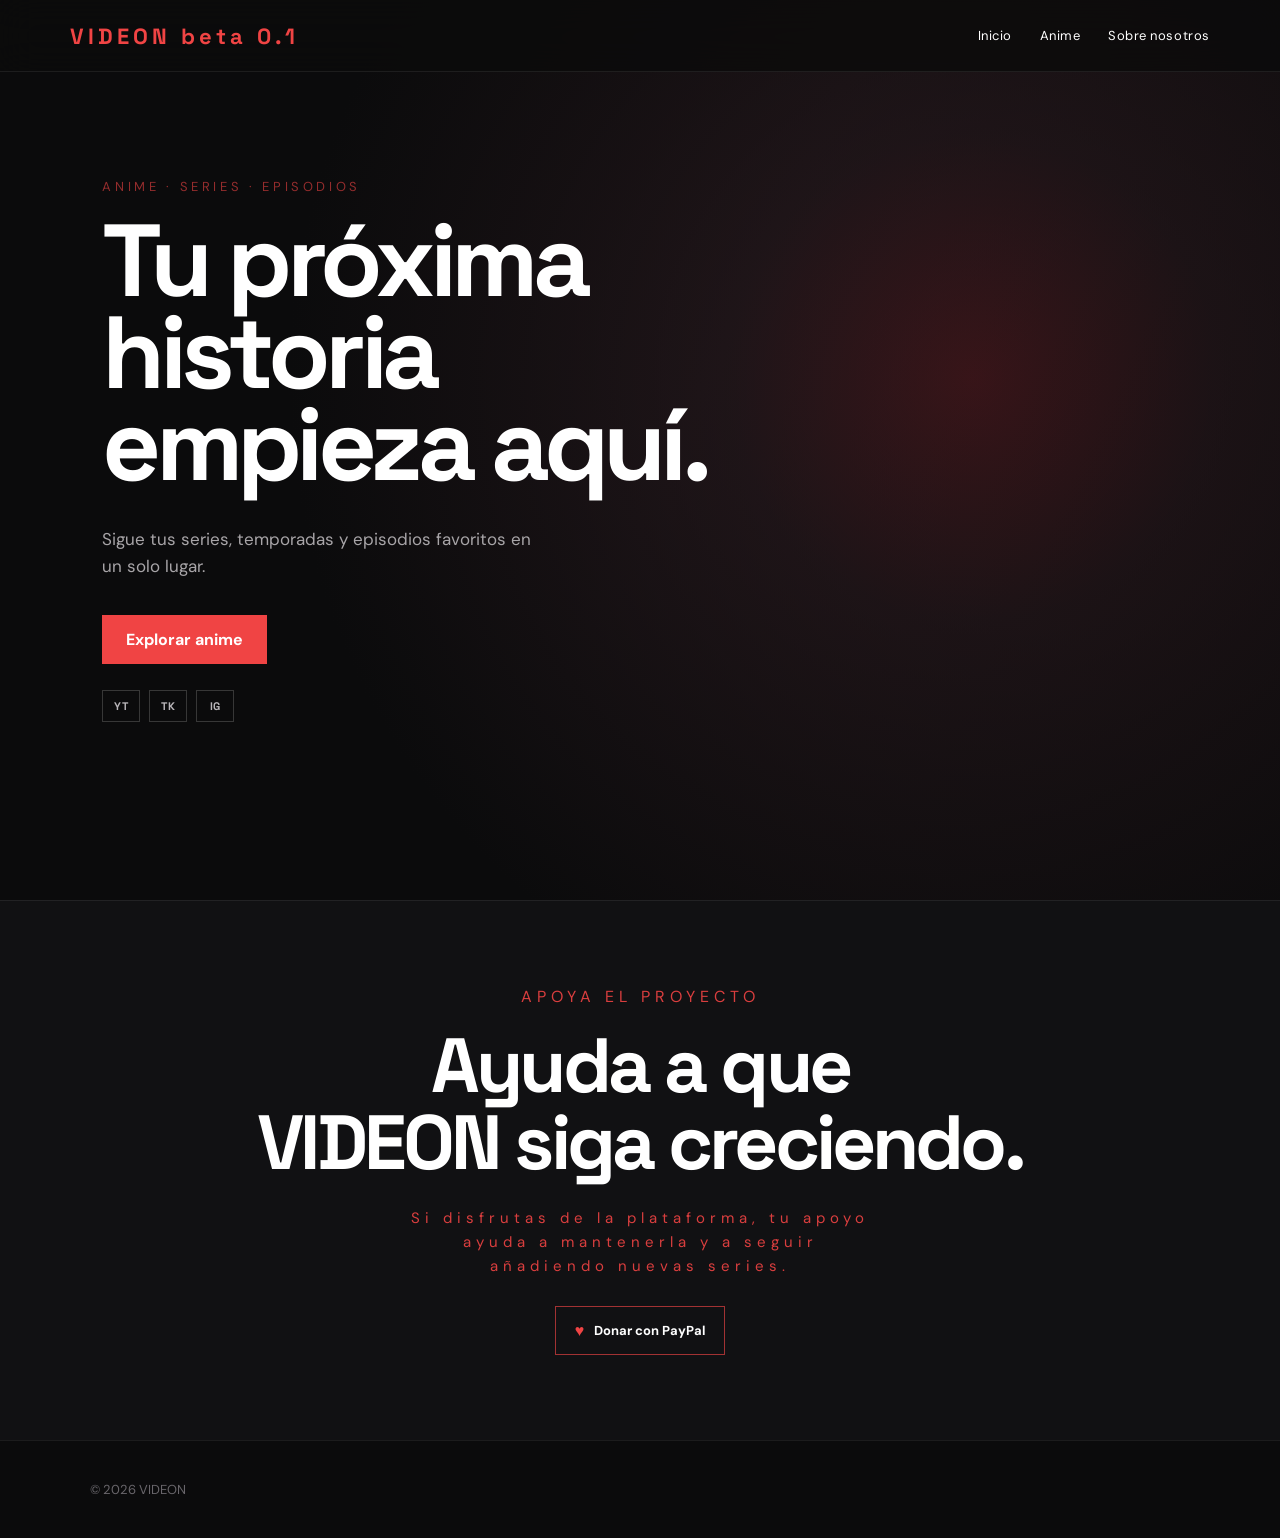
<file: index.html>
<!DOCTYPE html>
<html lang="es">

<head>
    <meta charset="UTF-8">
    <meta name="viewport" content="width=device-width, initial-scale=1.0">

    <title>VIDEON beta 0.1</title>

    <link rel="stylesheet" href="style.css">
</head>

<body>

    <!-- NAVEGACIÓN -->
    <header class="navbar">

        <div class="logo">
            VIDEON beta 0.1
        </div>

        <nav>
            <a href="index.html">Inicio</a>
            <a href="catalogo.html">Anime</a>
            <a href="#sobre">Sobre nosotros</a>
        </nav>

    </header>


    <!-- PORTADA -->
    <main>

        <section id="inicio" class="hero">

            <div class="hero-content">

                <p class="hero-subtitle">ANIME · SERIES · EPISODIOS</p>

                <h1>Tu próxima<br>historia<br>empieza aquí.</h1>

                <p class="hero-description">
                    Sigue tus series, temporadas y episodios favoritos
                    en un solo lugar.
                </p>

                <a href="catalogo.html" class="hero-button">
                    Explorar anime
                </a>

                <div class="social-links" aria-label="Redes sociales de VIDEON">
                    <a href="https://www.youtube.com/@Taperbrand09" target="_blank" rel="noopener noreferrer" aria-label="YouTube de VIDEON">YT</a>
                    <a href="https://www.tiktok.com/@el4nimado04" target="_blank" rel="noopener noreferrer" aria-label="TikTok de VIDEON">TK</a>
                    <a href="https://www.instagram.com/_.whoiisjose._/" target="_blank" rel="noopener noreferrer" aria-label="Instagram de VIDEON">IG</a>
                </div>

            </div>

        </section>


        <!-- SOBRE NOSOTROS -->
        <section id="sobre" class="about">

            <p>APOYA EL PROYECTO</p>

            <h2>Ayuda a que<br>VIDEON siga creciendo.</h2>

            <p class="support-copy">
                Si disfrutas de la plataforma, tu apoyo ayuda a mantenerla y a seguir añadiendo nuevas series.
            </p>

            <a class="donation-button" href="https://paypal.me/VIDEONdonateJoselu" target="_blank" rel="noopener noreferrer">
                <span aria-hidden="true">♥</span>
                Donar con PayPal
            </a>

        </section>

    </main>

    <!-- FOOTER -->
    <footer>

        <p>© 2026 VIDEON</p>

    </footer>


</body>
</html>
</file>
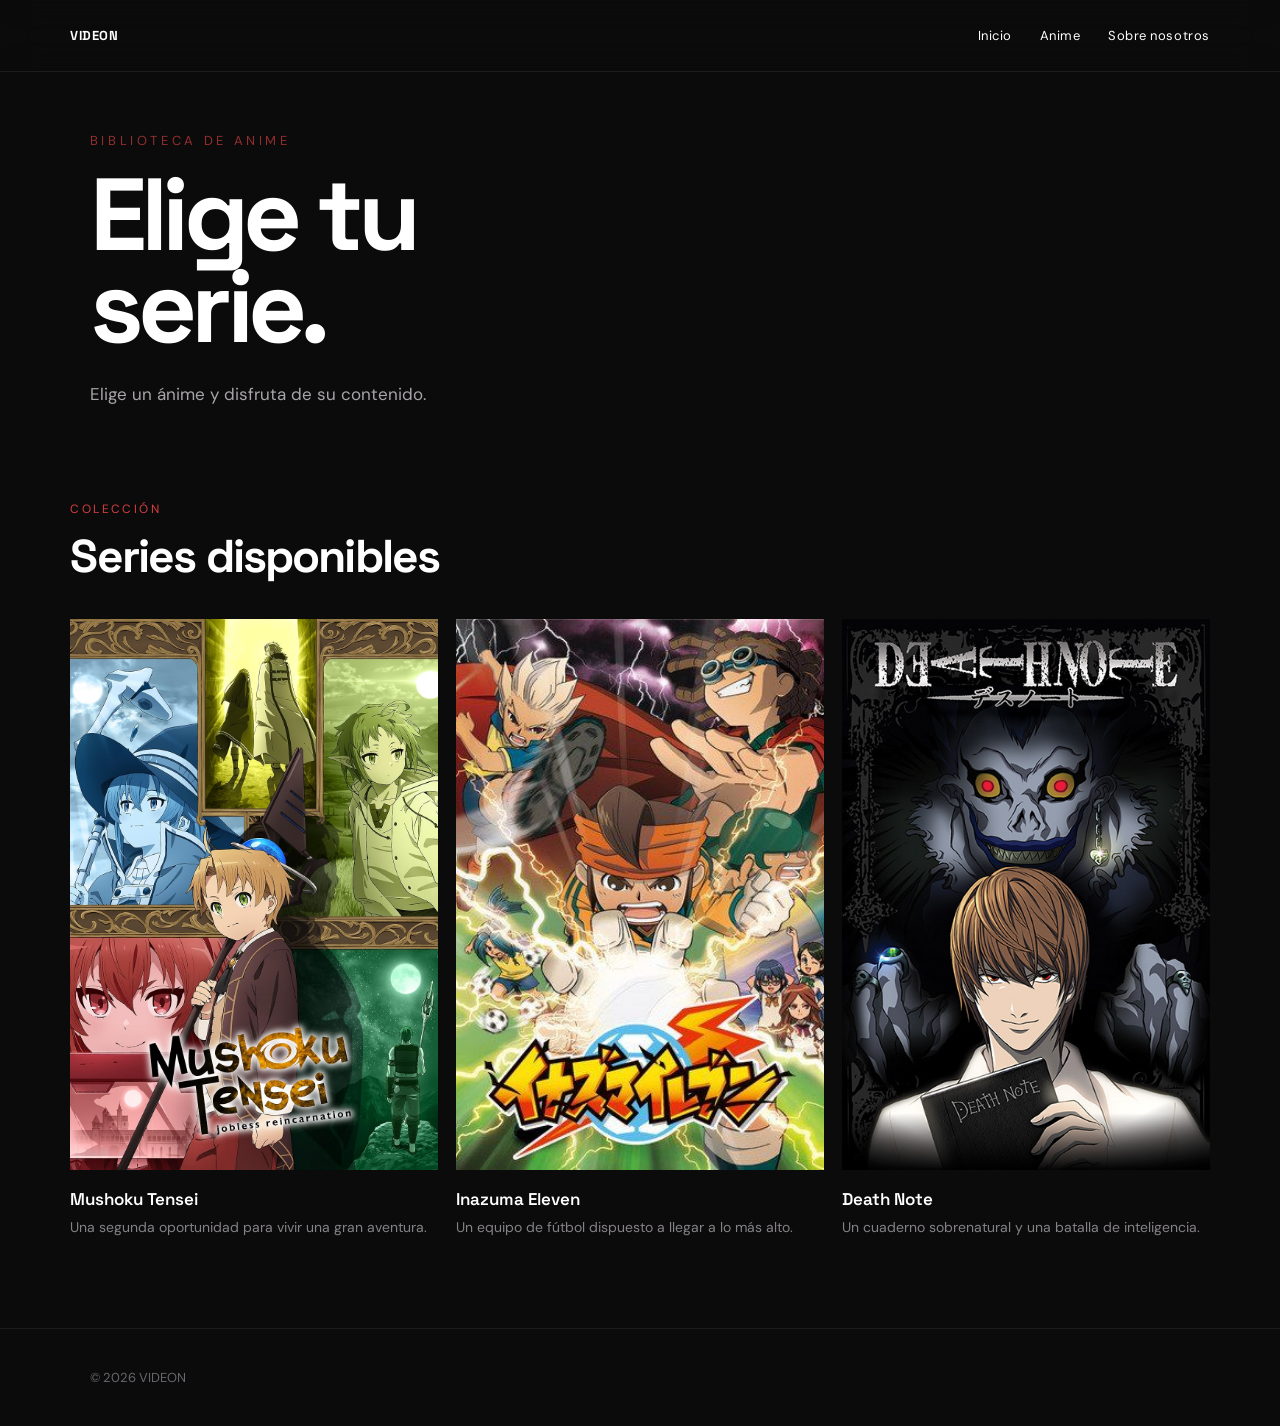
<file: catalogo.html>
<!DOCTYPE html>
<html lang="es">

<head>
    <meta charset="UTF-8">
    <meta name="viewport" content="width=device-width, initial-scale=1.0">
    <title>Catálogos | VIDEON</title>
    <link rel="stylesheet" href="style.css">
</head>

<body>
    <header class="navbar">
        <a class="logo" href="index.html">VIDEON</a>
        <nav>
            <a href="index.html">Inicio</a>
            <a href="catalogo.html" aria-current="page">Anime</a>
            <a href="index.html#sobre">Sobre nosotros</a>
        </nav>
    </header>

    <main class="catalog-page">
        <section class="catalog-header">
            <p class="hero-subtitle">BIBLIOTECA DE ANIME</p>
            <h1>Elige tu<br>serie.</h1>
            <p class="hero-description">Elige un ánime y disfruta de su contenido.</p>
        </section>

        <section class="videos-section" aria-labelledby="catalog-title">
            <div class="section-header">
                <p>COLECCIÓN</p>
                <h2 id="catalog-title">Series disponibles</h2>
            </div>

            <div class="catalog-grid">
                <a class="catalog-card" href="temporadas.html?catalogo=aventuras">
                    <div class="catalog-cover catalog-cover-adventure">
                        <img src="img/Portada-Mushoku.jpg" alt="Portada de Mushoku Tensei">
                    </div>
                    <div class="video-info">
                        <h3>Mushoku Tensei</h3>
                        <p>Una segunda oportunidad para vivir una gran aventura.</p>
                    </div>
                </a>

                <a class="catalog-card" href="temporadas.html?catalogo=documentales">
                    <div class="catalog-cover catalog-cover-documentary">
                        <img src="img/Portada-Inazuma.jpg" alt="Portada de Inazuma Eleven">
                    </div>
                    <div class="video-info">
                        <h3>Inazuma Eleven</h3>
                        <p>Un equipo de fútbol dispuesto a llegar a lo más alto.</p>
                    </div>
                </a>

                <a class="catalog-card" href="temporadas.html?catalogo=especiales">
                    <div class="catalog-cover catalog-cover-special">
                        <img src="img/Portada-DeathNote.jpg" alt="Portada de Death Note">
                    </div>
                    <div class="video-info">
                        <h3>Death Note</h3>
                        <p>Un cuaderno sobrenatural y una batalla de inteligencia.</p>
                    </div>
                </a>
            </div>
        </section>
    </main>

    <div class="video-modal" id="video-modal" aria-hidden="true">
        <div class="video-modal-content" role="dialog" aria-modal="true" aria-label="Reproductor de vídeo">
            <button class="close-modal" type="button" aria-label="Cerrar vídeo">×</button>
            <video id="video-player" controls></video>
            <p id="video-error" class="video-error">No se ha encontrado este vídeo. Añade el archivo en la carpeta videos.</p>
        </div>
    </div>

    <footer>
        <p>© 2026 VIDEON</p>
    </footer>

    <script src="script.js"></script>
</body>

</html>
</file>
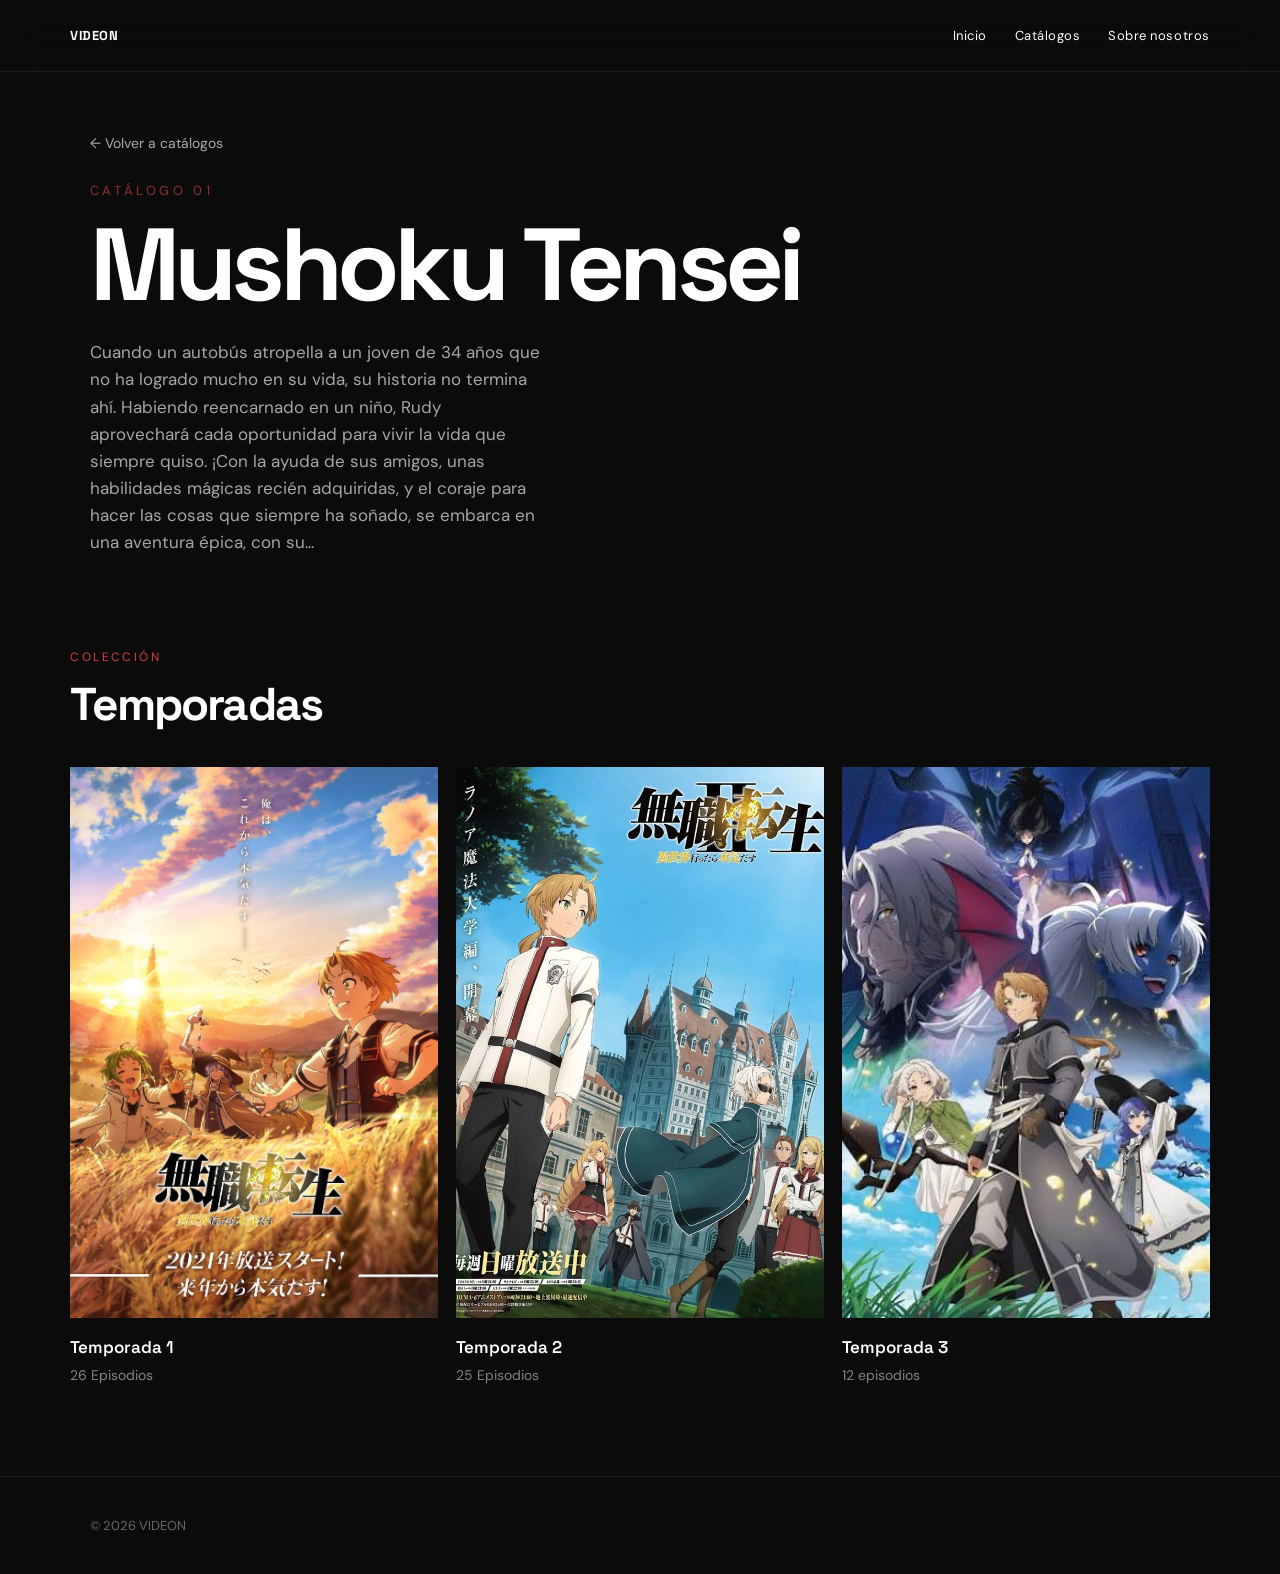
<file: temporadas.html>
<!DOCTYPE html>
<html lang="es">

<head>
    <meta charset="UTF-8">
    <meta name="viewport" content="width=device-width, initial-scale=1.0">
    <title>Temporadas | VIDEON</title>
    <link rel="stylesheet" href="style.css">
</head>

<body>
    <header class="navbar">
        <a class="logo" href="index.html">VIDEON</a>
        <nav>
            <a href="index.html">Inicio</a>
            <a href="catalogo.html" aria-current="page">Catálogos</a>
            <a href="index.html#sobre">Sobre nosotros</a>
        </nav>
    </header>

    <main class="catalog-page">
        <section class="catalog-header">
            <a class="back-link" href="catalogo.html">← Volver a catálogos</a>
            <p class="hero-subtitle" id="catalog-label">CATÁLOGO</p>
            <h1 id="catalog-title">Temporadas</h1>
            <p class="hero-description" id="catalog-description">Elige una temporada para ver sus vídeos.</p>
        </section>

        <section class="videos-section" aria-labelledby="season-title">
            <div class="section-header">
                <p>COLECCIÓN</p>
                <h2 id="season-title">Temporadas</h2>
            </div>
            <div class="catalog-grid" id="season-grid"></div>
        </section>
    </main>

    <footer>
        <p>© 2026 VIDEON</p>
    </footer>

    <script src="script.js"></script>
</body>

</html>
</file>
<file: style.css>
@import url('https://fonts.googleapis.com/css2?family=DM+Sans:wght@400;500;700&family=Space+Grotesk:wght@500;600;700&display=swap');

/* =========================
   CONFIGURACIÓN GENERAL
========================= */

* {
    margin: 0;
    padding: 0;
    box-sizing: border-box;
}

html {
    scroll-behavior: smooth;
}

body {
    background: #0b0b0c;
    color: white;
    font-family: 'DM Sans', sans-serif;
    overflow-x: hidden;
}


/* =========================
   NAVBAR
========================= */

.navbar {
    position: fixed;
    top: 0;
    left: 0;

    width: 100%;
    height: 72px;

    display: flex;
    align-items: center;
    justify-content: space-between;

    padding: 0 5.5%;

    background: rgba(11, 11, 12, 0.82);
    border-bottom: 1px solid rgba(255, 255, 255, 0.08);
    backdrop-filter: blur(18px);

    z-index: 1000;
}

.logo {
    color: #f04444;
    font-family: 'Space Grotesk', sans-serif;
    font-size: 22px;
    font-weight: bold;
    letter-spacing: 4px;
}

.navbar nav {
    display: flex;
    gap: 28px;
}

.navbar a {
    color: white;
    text-decoration: none;
    font-size: 13px;
    letter-spacing: 0.04em;

    transition: 0.3s;
}

.navbar a:hover {
    color: #f04444;
    opacity: 1;
}


/* =========================
   HERO
========================= */

.hero {
    min-height: 100vh;

    display: flex;
    align-items: center;

    padding: 120px 8%;

    background:
        radial-gradient(
            circle at 76% 42%,
            rgba(190, 35, 45, 0.22) 0%,
            rgba(38, 22, 26, 0.55) 22%,
            #0b0b0c 62%
        ),
        linear-gradient(115deg, #0b0b0c 0%, #151316 52%, #0b0b0c 100%);
}

.hero-content {
    max-width: 700px;

    animation: aparecer 0.8s ease forwards;
}

.hero-subtitle {
    font-size: 13px;
    color: #f04444;
    letter-spacing: 0.28em;
    margin-bottom: 20px;
    opacity: 0.6;
}

.hero h1 {
    font-family: 'Space Grotesk', sans-serif;
    font-size: clamp(55px, 8vw, 108px);
    line-height: 0.9;
    letter-spacing: -0.055em;
}

.hero-description {
    max-width: 450px;

    margin-top: 35px;

    font-size: 17px;
    line-height: 1.6;

    color: #a8a5a8;
}

.hero-button {
    display: inline-block;

    margin-top: 35px;

    padding: 14px 24px;

    background: #f04444;
    color: white;

    text-decoration: none;
    font-weight: bold;

    transition: 0.3s;
}

.hero-button:hover {
    transform: translateY(-5px);
    background: #ff5a5a;
}

.social-links {
    display: flex;
    gap: 9px;
    margin-top: 26px;
}

.social-links a {
    min-width: 38px;
    height: 32px;
    display: inline-flex;
    align-items: center;
    justify-content: center;
    border: 1px solid rgba(255, 255, 255, 0.18);
    color: #b9b6ba;
    font-family: 'Space Grotesk', sans-serif;
    font-size: 11px;
    font-weight: 700;
    letter-spacing: 0.04em;
    text-decoration: none;
    transition: 0.25s ease;
}

.social-links a:hover {
    border-color: #f04444;
    color: #f04444;
    transform: translateY(-2px);
}


/* =========================
   SECCIÓN DE VÍDEOS
========================= */

.videos-section {
    padding: 92px 5.5%;
}

.section-header {
    margin-bottom: 34px;
}

.section-header p {
    font-size: 12px;
    color: #f04444;
    letter-spacing: 0.2em;
    opacity: 0.9;
}

.section-header h2 {
    margin-top: 10px;
    font-family: 'Space Grotesk', sans-serif;
    font-size: clamp(30px, 4vw, 46px);
    letter-spacing: -0.04em;
}


/* =========================
   GRID
========================= */

.video-grid {
    display: grid;

    grid-template-columns:
        repeat(4, 1fr);

    gap: 28px 18px;
}


/* =========================
   TARJETAS
========================= */

.video-card {
    cursor: pointer;

    transition:
        transform 0.4s ease,
        opacity 0.4s ease;
}

.video-card:hover {
    transform: translateY(-6px);
}

.thumbnail {
    position: relative;

    aspect-ratio: 16 / 9;

    overflow: hidden;

    background: #19191b;
    border: 1px solid rgba(255, 255, 255, 0.08);
}

.thumbnail img {
    width: 100%;
    height: 100%;

    object-fit: cover;

    transition: transform 0.5s ease;
}

.video-card:hover .thumbnail img {
    transform: scale(1.08);
}

.play-button {
    position: absolute;

    top: 50%;
    left: 50%;

    transform: translate(-50%, -50%);

    width: 48px;
    height: 48px;

    display: flex;
    align-items: center;
    justify-content: center;

    border-radius: 50%;

    background: #f04444;
    color: white;

    opacity: 0;

    transition: 0.3s;
}

.video-card:hover .play-button {
    opacity: 1;
}

.video-info {
    padding-top: 18px;
}

.video-info h3 {
    font-family: 'Space Grotesk', sans-serif;
    font-size: 17px;
    font-weight: 600;
}

.video-info p {
    margin-top: 8px;

    color: #858286;
    font-size: 14px;
}


/* =========================
   ABOUT
========================= */

.about {
    min-height: 60vh;

    display: flex;
    flex-direction: column;

    align-items: center;
    justify-content: center;

    text-align: center;

    background: #111113;
    border-top: 1px solid rgba(255, 255, 255, 0.07);
}

.about p {
    letter-spacing: 5px;
    color: #f04444;
    opacity: 0.9;
}

.about h2 {
    margin-top: 20px;

    font-family: 'Space Grotesk', sans-serif;
    font-size: clamp(40px, 6vw, 80px);
    letter-spacing: -0.05em;

    line-height: 1;
}

.support-copy {
    max-width: 470px;
    margin-top: 26px;
    color: #99969b;
    font-size: 15px;
    line-height: 1.6;
}

.donation-button {
    display: inline-flex;
    align-items: center;
    gap: 10px;
    margin-top: 28px;
    padding: 13px 19px;
    border: 1px solid rgba(240, 68, 68, 0.65);
    color: white;
    font-size: 13px;
    font-weight: 700;
    text-decoration: none;
    transition: 0.25s ease;
}

.donation-button span {
    color: #f04444;
    font-size: 16px;
}

.donation-button:hover {
    background: #f04444;
    border-color: #f04444;
    transform: translateY(-3px);
}

.donation-button:hover span {
    color: white;
}


/* =========================
   FOOTER
========================= */

footer {
    padding: 40px 7%;

    color: #69666b;
    border-top: 1px solid rgba(255, 255, 255, 0.07);

    font-size: 13px;
}


/* =========================
   ANIMACIONES
========================= */

@keyframes aparecer {

    from {
        opacity: 0;
        transform: translateY(30px);
    }

    to {
        opacity: 1;
        transform: translateY(0);
    }

}

.video-card:focus-visible,
.hero-button:focus-visible,
.close-modal:focus-visible {
    outline: 2px solid white;
    outline-offset: 4px;
}

/* =========================
   REPRODUCTOR
========================= */

.video-modal {
    position: fixed;
    inset: 0;
    z-index: 2000;
    display: grid;
    place-items: center;
    padding: 24px;
    background: rgba(0, 0, 0, 0.86);
    opacity: 0;
    pointer-events: none;
    transition: opacity 0.25s ease;
}

.video-modal.is-open {
    opacity: 1;
    pointer-events: auto;
}

.video-modal-content {
    position: relative;
    width: min(900px, 100%);
    background: #151515;
    padding: 14px;
}

.video-modal video {
    display: block;
    width: 100%;
    max-height: 75vh;
    background: #000;
}

.close-modal {
    position: absolute;
    top: -42px;
    right: 0;
    border: 0;
    background: transparent;
    color: white;
    cursor: pointer;
    font-size: 32px;
    line-height: 1;
}

.video-error {
    padding: 18px 8px 4px;
    color: #d0d0d0;
    font-size: 14px;
}

.video-error[hidden] {
    display: none;
}

@media (max-width: 700px) {
    .navbar {
        height: 64px;
        padding: 0 6%;
        gap: 18px;
        align-items: center;
    }

    .navbar nav {
        gap: 12px;
    }

    .navbar nav a {
        font-size: 11px;
    }

    .hero {
        padding: 125px 7% 90px;
    }

    .hero h1 {
        font-size: clamp(48px, 14vw, 78px);
        letter-spacing: -3px;
    }

    .videos-section {
        padding: 80px 7%;
    }

    .section-header h2 {
        font-size: 36px;
    }

    .video-grid {
        grid-template-columns: repeat(2, 1fr);
        gap: 24px 12px;
    }

    .catalog-grid {
        grid-template-columns: repeat(2, 1fr);
        gap: 24px 12px;
    }
}

.catalog-page {
    min-height: calc(100vh - 120px);
    padding-top: 132px;
}

.catalog-header {
    padding: 0 7%;
}

.catalog-header h1 {
    font-family: 'Space Grotesk', sans-serif;
    font-size: clamp(55px, 8vw, 105px);
    line-height: 0.9;
    letter-spacing: -0.055em;
}

.catalog-header .hero-description {
    margin-top: 28px;
}

.back-link {
    display: inline-block;
    margin-bottom: 30px;
    color: #aaa;
    font-size: 14px;
    text-decoration: none;
}

.back-link:hover {
    color: white;
}

.catalog-grid {
    display: grid;
    grid-template-columns: repeat(3, 1fr);
    gap: 28px 18px;
}

.catalog-card {
    color: white;
    text-decoration: none;
    transition: transform 0.4s ease;
}

.catalog-card:hover {
    transform: translateY(-10px);
}

.catalog-cover {
    aspect-ratio: 2 / 3;
    overflow: hidden;
    background: #252525;
}

.catalog-cover img {
    width: 100%;
    height: 100%;
    display: block;
    object-fit: cover;
    transition: transform 0.5s ease;
}

.catalog-card:hover .catalog-cover img {
    transform: scale(1.035);
}

.catalog-cover span {
    font-size: clamp(55px, 8vw, 105px);
    font-weight: bold;
    line-height: 0.8;
    opacity: 0.9;
}

.catalog-cover-adventure {
    background: linear-gradient(135deg, #bd5d2a, #291a18 70%);
}

.catalog-cover-documentary {
    background: linear-gradient(135deg, #39706c, #101d20 70%);
}

.catalog-cover-special {
    background: linear-gradient(135deg, #806735, #211d17 70%);
}

.catalog-cover-season {
    background: linear-gradient(135deg, #363636, #111 70%);
}

@media (max-width: 700px) {
    .catalog-grid {
        grid-template-columns: repeat(2, 1fr);
    }

    .catalog-cover {
        aspect-ratio: 2 / 3;
    }

    .catalog-header h1 {
        font-size: clamp(48px, 14vw, 76px);
    }

    .video-info h3 {
        font-size: 15px;
    }
}

.video-modal iframe {
    display: block;
    width: 100%;
    aspect-ratio: 16 / 9;
    border: 0;
    background: #000;
}

.video-modal video[hidden],
.video-modal iframe[hidden] {
    display: none;
}
</file>
